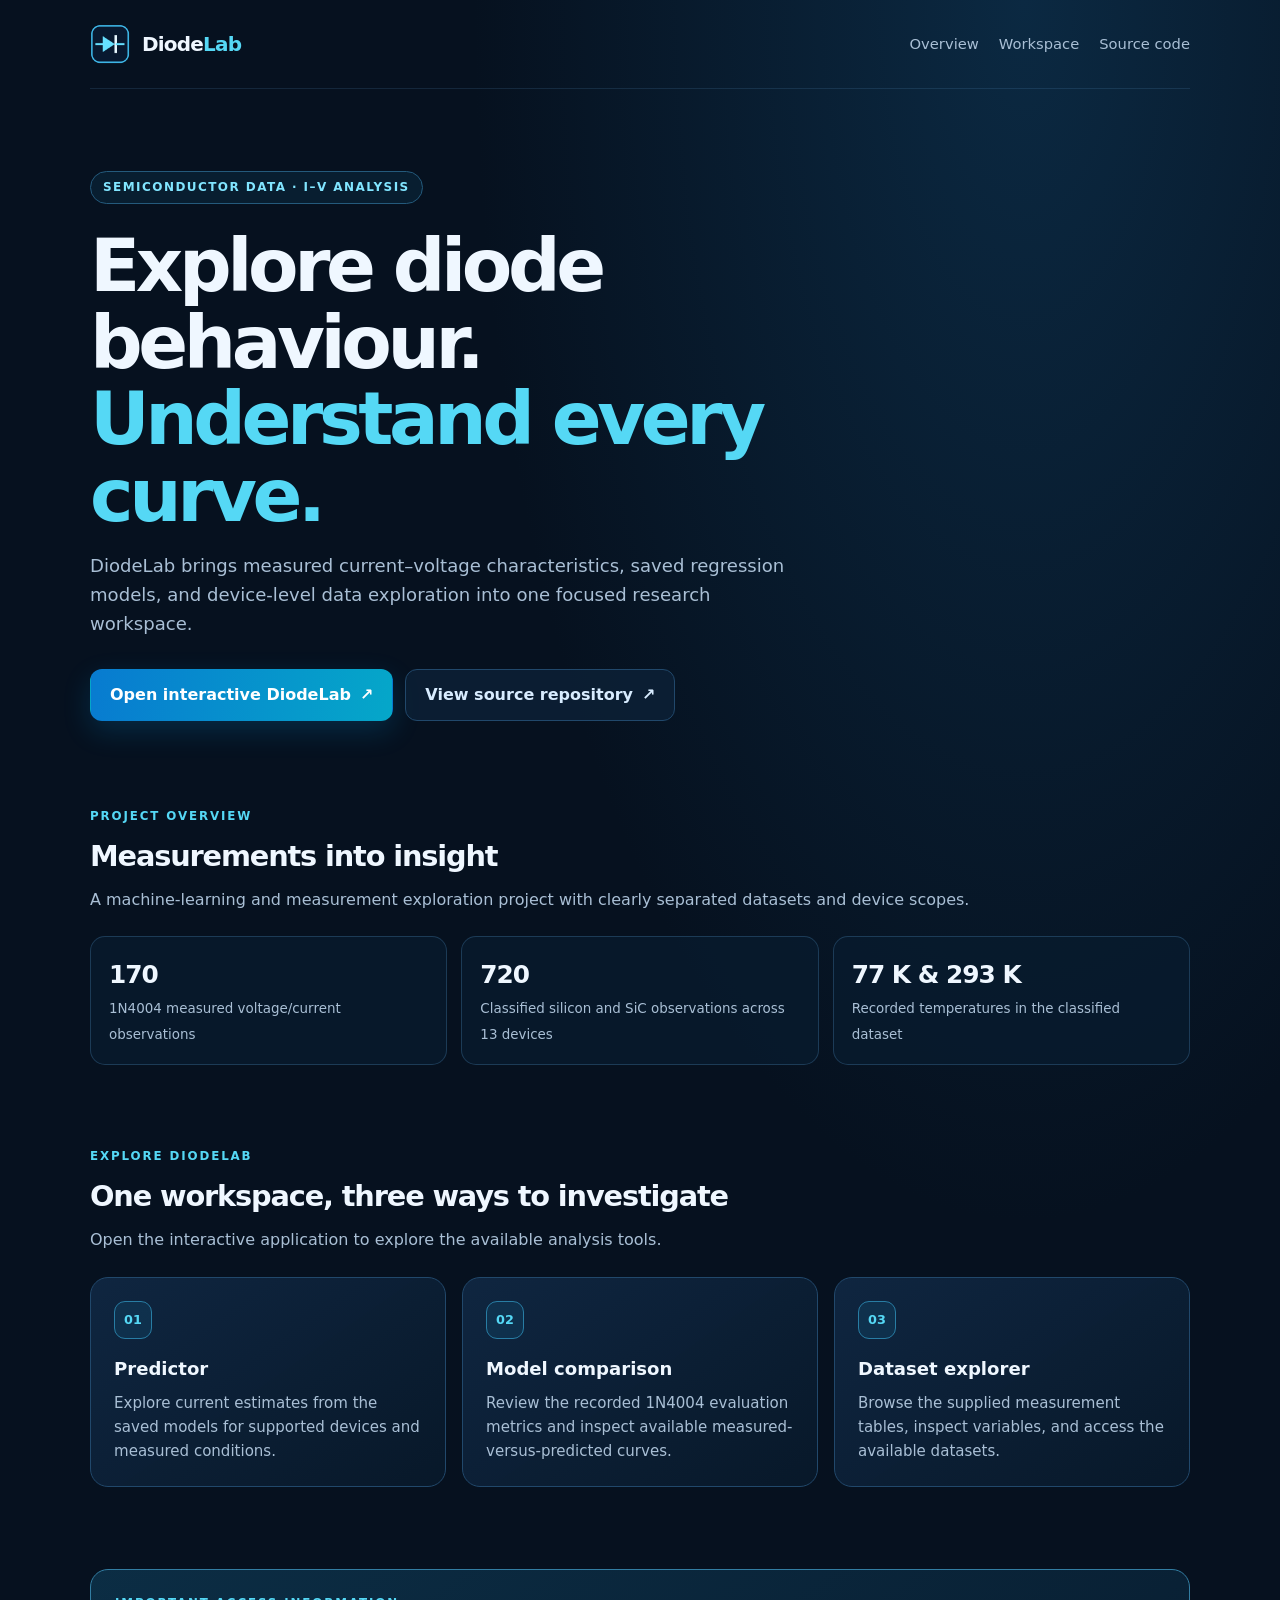
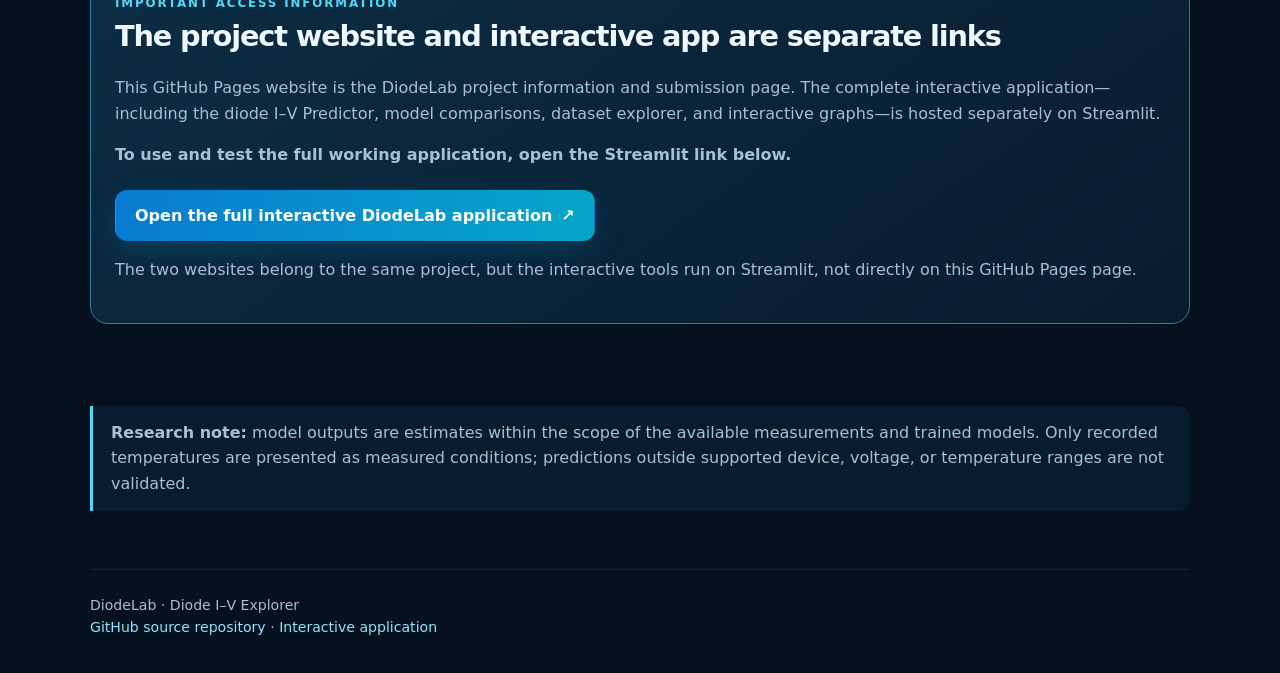
<file: python-app/index.html>
<!doctype html>
<html lang="en">
<head>
  <meta charset="utf-8">
  <meta name="viewport" content="width=device-width, initial-scale=1">
  <meta name="theme-color" content="#06111f">
  <meta name="description" content="DiodeLab explores measured diode current-voltage characteristics, regression models, and silicon and silicon-carbide device measurements.">
  <title>DiodeLab | Diode I–V Explorer</title>
  <link rel="icon" type="image/png" href="diodelab_favicon.png">
  <style>
    :root{color-scheme:dark;--bg:#06111f;--panel:#0c1d32;--panel2:#102742;--line:#21486b;--cyan:#55d8f5;--blue:#168bd5;--text:#eff7ff;--muted:#a9bfd5}
    *{box-sizing:border-box}
    body{margin:0;background:radial-gradient(ellipse at 80% 0%,#0b2942 0,transparent 38%),var(--bg);color:var(--text);font-family:Inter,ui-sans-serif,system-ui,-apple-system,"Segoe UI",sans-serif;line-height:1.6}
    a{color:inherit;text-decoration:none}
    .wrap{width:min(1100px,calc(100% - 40px));margin:auto}
    header{display:flex;align-items:center;justify-content:space-between;padding:24px 0;border-bottom:1px solid rgba(100,170,220,.15)}
    .brand{display:flex;align-items:center;gap:12px;font-size:1.25rem;font-weight:850;letter-spacing:-.04em}
    .brand img{width:40px;height:40px;object-fit:contain}
    .brand span span{color:var(--cyan)}
    nav{display:flex;gap:20px;color:var(--muted);font-size:.92rem}
    nav a:hover{color:var(--cyan)}
    .hero{padding:82px 0 62px;max-width:850px}
    .eyebrow{display:inline-flex;align-items:center;gap:9px;padding:6px 12px;border:1px solid #245a7c;border-radius:999px;background:rgba(15,68,100,.25);color:#81e5ff;font-size:.75rem;font-weight:800;letter-spacing:.12em;text-transform:uppercase}
    h1{font-size:clamp(2.5rem,6vw,4.6rem);line-height:1.04;letter-spacing:-.06em;margin:24px 0 18px}
    h1 em{font-style:normal;color:var(--cyan)}
    .lead{max-width:720px;color:var(--muted);font-size:1.13rem}
    .actions{display:flex;flex-wrap:wrap;gap:12px;margin-top:30px}
    .btn{display:inline-flex;align-items:center;justify-content:center;gap:9px;padding:12px 19px;border-radius:12px;font-weight:750;border:1px solid var(--line);transition:.2s}
    .btn.primary{background:linear-gradient(100deg,#087bd0,#05a7c9);border-color:transparent;color:white;box-shadow:0 10px 28px rgba(0,145,220,.2)}
    .btn.secondary{background:rgba(13,34,57,.75);color:#d8ecff}
    .btn:hover{transform:translateY(-2px);filter:brightness(1.12)}
    .section{padding:24px 0 58px}
    .kicker{color:var(--cyan);font-size:.74rem;font-weight:850;letter-spacing:.16em;text-transform:uppercase}
    h2{font-size:1.8rem;letter-spacing:-.04em;margin:7px 0 8px}
    .sub{color:var(--muted);margin:0 0 24px}
    .grid{display:grid;grid-template-columns:repeat(3,1fr);gap:16px}
    .card{padding:23px;border:1px solid var(--line);border-radius:18px;background:linear-gradient(145deg,rgba(16,39,66,.94),rgba(8,24,42,.96));min-height:190px}
    .num{display:grid;place-items:center;width:38px;height:38px;border:1px solid #287da4;border-radius:11px;color:var(--cyan);font-weight:850;font-size:.8rem;background:rgba(27,140,190,.12)}
    .card h3{margin:16px 0 7px;font-size:1.13rem}
    .card p{margin:0;color:var(--muted);font-size:.94rem}
    .facts{display:grid;grid-template-columns:repeat(3,1fr);gap:14px;margin-top:18px}
    .fact{padding:18px;border:1px solid rgba(67,125,170,.35);border-radius:15px;background:rgba(9,28,48,.72)}
    .fact strong{display:block;font-size:1.55rem;letter-spacing:-.04em}
    .fact span{color:var(--muted);font-size:.84rem}
    .note{border-left:3px solid var(--cyan);padding:14px 18px;background:rgba(10,42,65,.48);border-radius:0 12px 12px 0;color:var(--muted)}
    .app-notice{padding:24px;border:1px solid #327da2;border-radius:18px;background:linear-gradient(145deg,rgba(12,48,72,.9),rgba(8,28,47,.96))}
    .app-notice h2{margin-top:0}
    .app-notice p{color:var(--muted)}
    .app-notice .btn{margin-top:6px}
    footer{border-top:1px solid rgba(100,170,220,.15);padding:24px 0 34px;color:var(--muted);font-size:.88rem}
    footer a{color:#8de6ff}
    @media(max-width:760px){nav{gap:12px;font-size:.82rem}.grid{grid-template-columns:1fr}.facts{grid-template-columns:1fr}.hero{padding:58px 0 42px}}
    @media(max-width:440px){header{align-items:flex-start;gap:14px;flex-direction:column}.hero{padding-top:42px}}
  </style>
</head>
<body>
  <div class="wrap">
    <header>
      <a class="brand" href="./" aria-label="DiodeLab home">
        <img src="diodelab_favicon.png" alt="">
        <span>Diode<span>Lab</span></span>
      </a>
      <nav aria-label="Main navigation">
        <a href="#overview">Overview</a>
        <a href="#workspace">Workspace</a>
        <a href="https://github.com/SainathGangasagare/DiodeLab">Source code</a>
      </nav>
    </header>

    <main>
      <section class="hero">
        <div class="eyebrow">Semiconductor data · I–V analysis</div>
        <h1>Explore diode behaviour.<br><em>Understand every curve.</em></h1>
        <p class="lead">DiodeLab brings measured current–voltage characteristics, saved regression models, and device-level data exploration into one focused research workspace.</p>
        <div class="actions">
          <a class="btn primary" href="https://diodelab.streamlit.app/">Open interactive DiodeLab <span aria-hidden="true">↗</span></a>
          <a class="btn secondary" href="https://github.com/SainathGangasagare/DiodeLab">View source repository <span aria-hidden="true">↗</span></a>
        </div>
      </section>

      <section class="section" id="overview">
        <div class="kicker">Project overview</div>
        <h2>Measurements into insight</h2>
        <p class="sub">A machine-learning and measurement exploration project with clearly separated datasets and device scopes.</p>
        <div class="facts">
          <div class="fact"><strong>170</strong><span>1N4004 measured voltage/current observations</span></div>
          <div class="fact"><strong>720</strong><span>Classified silicon and SiC observations across 13 devices</span></div>
          <div class="fact"><strong>77 K &amp; 293 K</strong><span>Recorded temperatures in the classified dataset</span></div>
        </div>
      </section>

      <section class="section" id="workspace">
        <div class="kicker">Explore DiodeLab</div>
        <h2>One workspace, three ways to investigate</h2>
        <p class="sub">Open the interactive application to explore the available analysis tools.</p>
        <div class="grid">
          <article class="card"><div class="num">01</div><h3>Predictor</h3><p>Explore current estimates from the saved models for supported devices and measured conditions.</p></article>
          <article class="card"><div class="num">02</div><h3>Model comparison</h3><p>Review the recorded 1N4004 evaluation metrics and inspect available measured-versus-predicted curves.</p></article>
          <article class="card"><div class="num">03</div><h3>Dataset explorer</h3><p>Browse the supplied measurement tables, inspect variables, and access the available datasets.</p></article>
        </div>
      </section>

      <section class="section" aria-labelledby="access-heading">
        <div class="app-notice">
          <div class="kicker">Important access information</div>
          <h2 id="access-heading">The project website and interactive app are separate links</h2>
          <p>This GitHub Pages website is the DiodeLab project information and submission page. The complete interactive application—including the diode I–V Predictor, model comparisons, dataset explorer, and interactive graphs—is hosted separately on Streamlit.</p>
          <p><strong>To use and test the full working application, open the Streamlit link below.</strong></p>
          <a class="btn primary" href="https://diodelab.streamlit.app/" target="_blank" rel="noopener noreferrer">Open the full interactive DiodeLab application <span aria-hidden="true">↗</span></a>
          <p>The two websites belong to the same project, but the interactive tools run on Streamlit, not directly on this GitHub Pages page.</p>
        </div>
      </section>

      <section class="section">
        <div class="note"><strong>Research note:</strong> model outputs are estimates within the scope of the available measurements and trained models. Only recorded temperatures are presented as measured conditions; predictions outside supported device, voltage, or temperature ranges are not validated.</div>
      </section>
    </main>

    <footer>
      <div>DiodeLab · Diode I–V Explorer</div>
      <div> <a href="https://github.com/SainathGangasagare/DiodeLab">GitHub source repository</a> · <a href="https://diodelab.streamlit.app/">Interactive application</a></div>
    </footer>
  </div>
</body>
</html>
</file>
